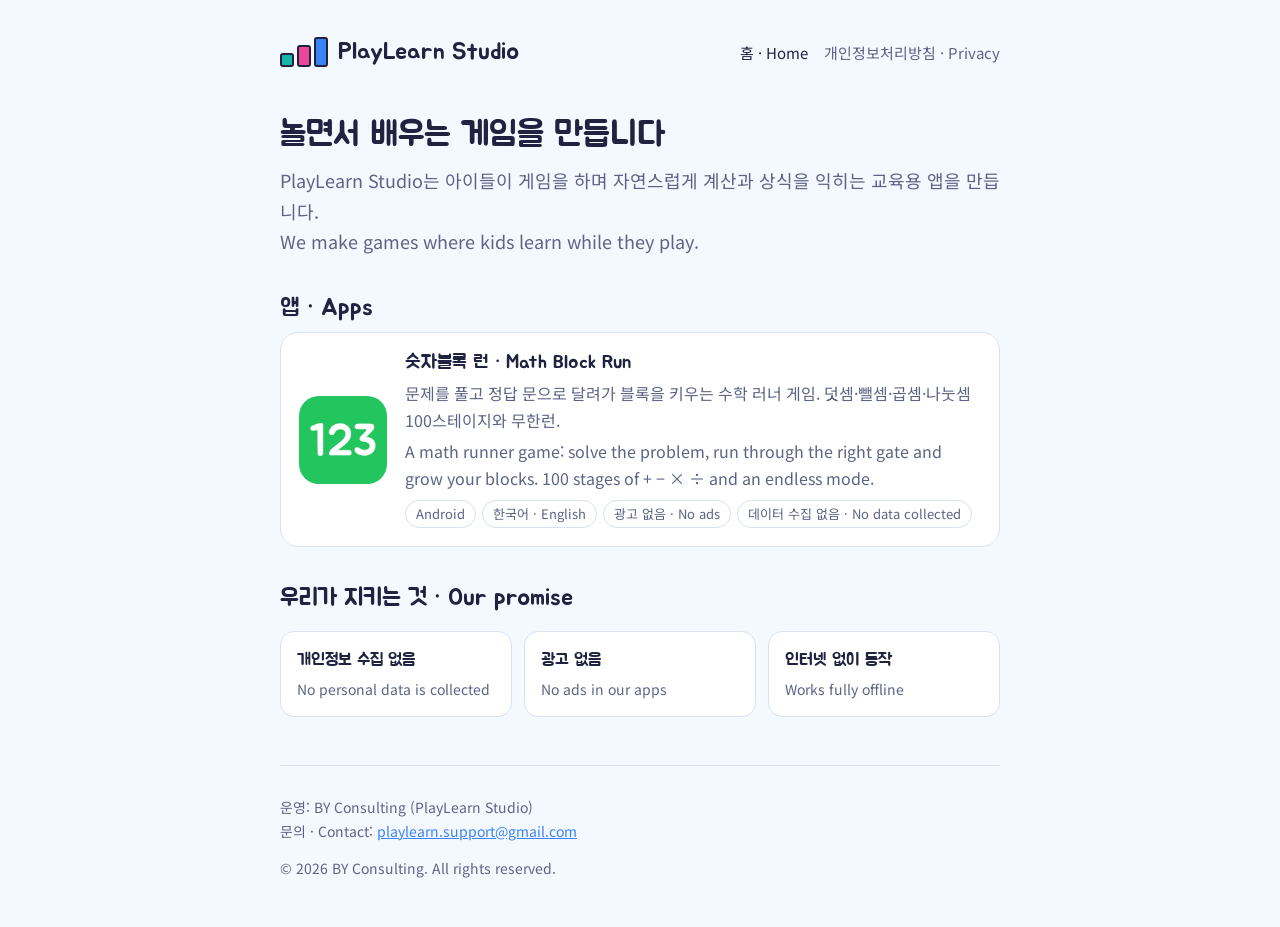
<file: index.html>
<!doctype html>
<html lang="ko">
<head>
<meta charset="utf-8">
<meta name="viewport" content="width=device-width, initial-scale=1, viewport-fit=cover">
<meta name="google-site-verification" content="r0N-RGNy7rooUqdtt_Yj7F2VDtP2eMBQLLNfskmaRWU" />
<title>PlayLearn Studio</title>
<meta name="description" content="PlayLearn Studio는 아이들이 놀면서 배우는 교육용 게임을 만듭니다. Educational games for kids by PlayLearn Studio.">
<link rel="icon" href="icon.png">
<link rel="preconnect" href="https://fonts.googleapis.com">
<link rel="preconnect" href="https://fonts.gstatic.com" crossorigin>
<link href="https://fonts.googleapis.com/css2?family=Jua&family=Noto+Sans+KR:wght@400;600&display=swap" rel="stylesheet">
<link rel="stylesheet" href="style.css">
</head>
<body>
<div class="wrap">
  <header class="site">
    <a class="brand" href="./"><span class="blocks" aria-hidden="true"><i></i><i></i><i></i></span>PlayLearn Studio</a>
    <nav><a href="./" aria-current="page">홈 · Home</a><a href="privacy.html">개인정보처리방침 · Privacy</a></nav>
  </header>

  <h1>놀면서 배우는 게임을 만듭니다</h1>
  <p class="lead">PlayLearn Studio는 아이들이 게임을 하며 자연스럽게 계산과 상식을 익히는 교육용 앱을 만듭니다.<br>We make games where kids learn while they play.</p>

  <h2>앱 · Apps</h2>
  <div class="app">
    <img src="icon.png" alt="숫자블록 런 아이콘">
    <div>
      <h3>숫자블록 런 · Math Block Run</h3>
      <p>문제를 풀고 정답 문으로 달려가 블록을 키우는 수학 러너 게임. 덧셈·뺄셈·곱셈·나눗셈 100스테이지와 무한런.</p>
      <p>A math runner game: solve the problem, run through the right gate and grow your blocks. 100 stages of + − × ÷ and an endless mode.</p>
      <div class="tags"><span>Android</span><span>한국어 · English</span><span>광고 없음 · No ads</span><span>데이터 수집 없음 · No data collected</span></div>
    </div>
  </div>

  <h2>우리가 지키는 것 · Our promise</h2>
  <div class="facts">
    <div><b>개인정보 수집 없음</b><span>No personal data is collected</span></div>
    <div><b>광고 없음</b><span>No ads in our apps</span></div>
    <div><b>인터넷 없이 동작</b><span>Works fully offline</span></div>
  </div>

  <footer>
    <p>운영: BY Consulting (PlayLearn Studio)<br>
    문의 · Contact: <a id="contact" href="mailto:playlearn.support@gmail.com">playlearn.support@gmail.com</a></p>
    <p>© 2026 BY Consulting. All rights reserved.</p>
  </footer>
</div>
</body>
</html>
</file>
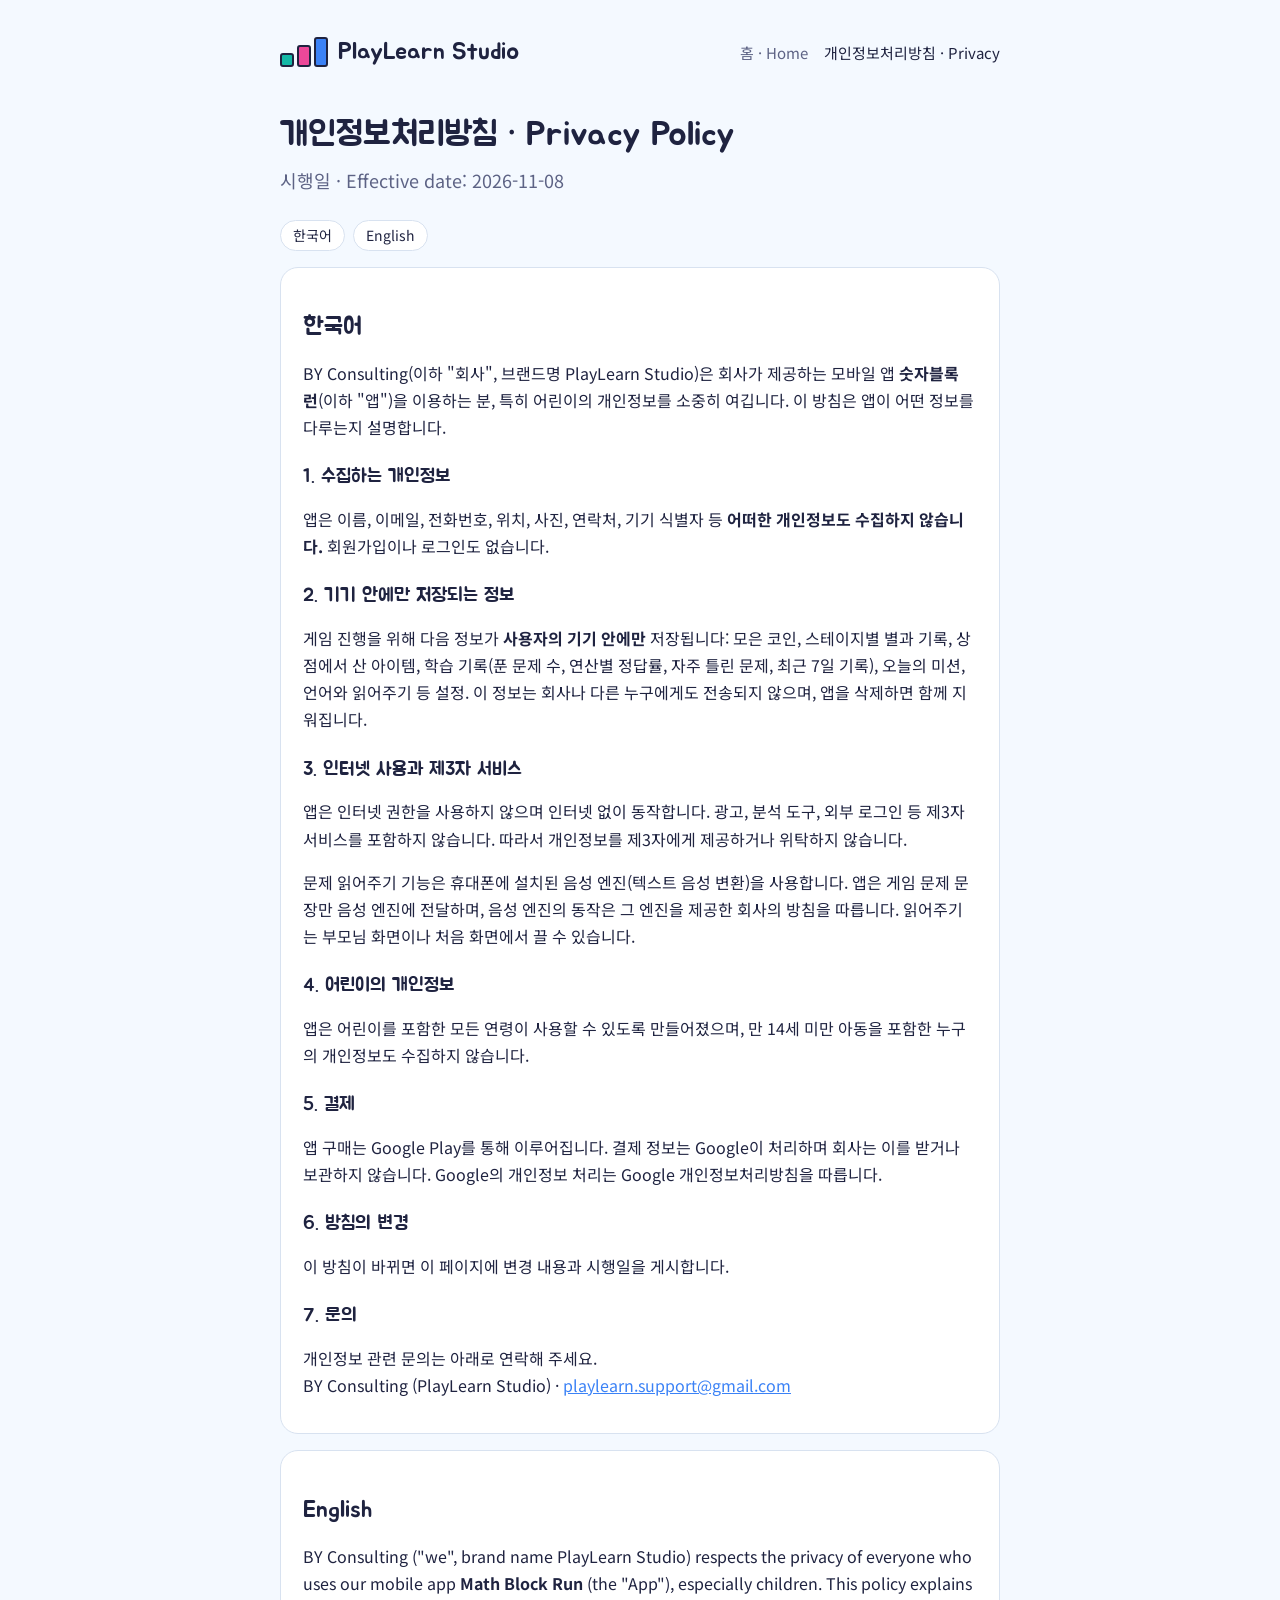
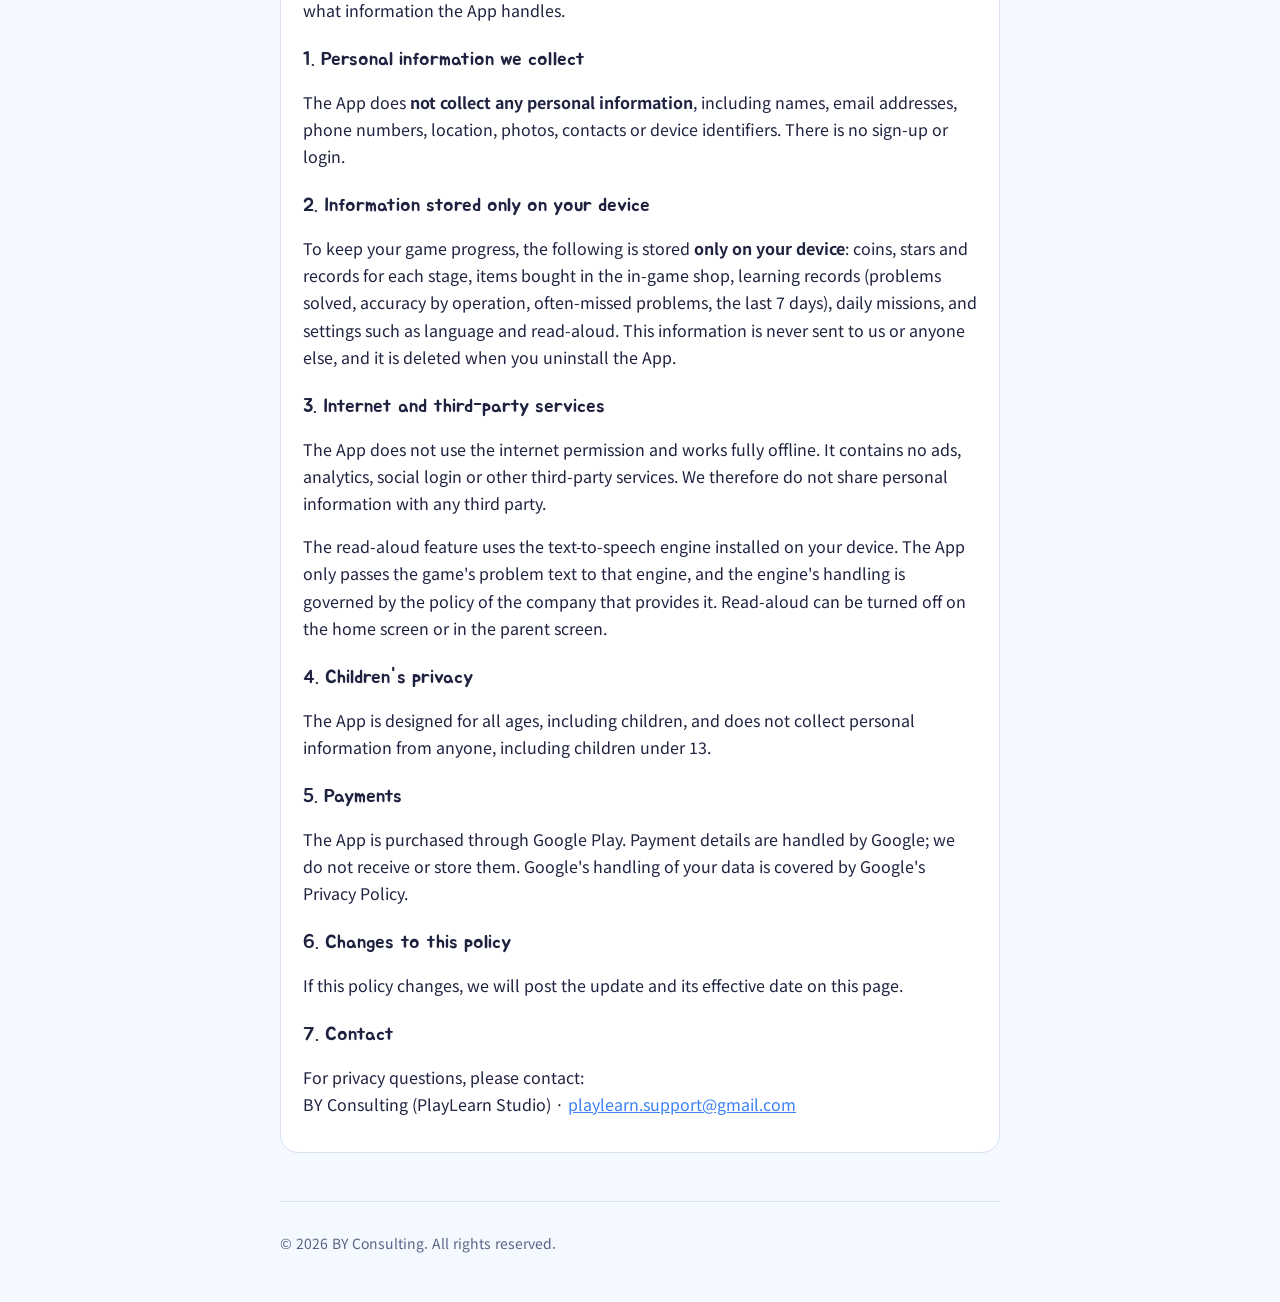
<file: privacy.html>
<!doctype html>
<html lang="ko">
<head>
<meta charset="utf-8">
<meta name="viewport" content="width=device-width, initial-scale=1, viewport-fit=cover">
<meta name="google-site-verification" content="r0N-RGNy7rooUqdtt_Yj7F2VDtP2eMBQLLNfskmaRWU" />
<title>개인정보처리방침 · Privacy Policy | PlayLearn Studio</title>
<meta name="description" content="PlayLearn Studio 앱의 개인정보처리방침. Privacy policy for PlayLearn Studio apps.">
<link rel="icon" href="icon.png">
<link rel="preconnect" href="https://fonts.googleapis.com">
<link rel="preconnect" href="https://fonts.gstatic.com" crossorigin>
<link href="https://fonts.googleapis.com/css2?family=Jua&family=Noto+Sans+KR:wght@400;600&display=swap" rel="stylesheet">
<link rel="stylesheet" href="style.css">
</head>
<body>
<div class="wrap doc">
  <header class="site">
    <a class="brand" href="./"><span class="blocks" aria-hidden="true"><i></i><i></i><i></i></span>PlayLearn Studio</a>
    <nav><a href="./">홈 · Home</a><a href="privacy.html" aria-current="page">개인정보처리방침 · Privacy</a></nav>
  </header>

  <h1>개인정보처리방침 · Privacy Policy</h1>
  <p class="lead">시행일 · Effective date: 2026-11-08</p>
  <div class="lang"><a href="#ko">한국어</a><a href="#en">English</a></div>

  <section id="ko" lang="ko">
    <h2>한국어</h2>
    <p>BY Consulting(이하 "회사", 브랜드명 PlayLearn Studio)은 회사가 제공하는 모바일 앱 <b>숫자블록 런</b>(이하 "앱")을 이용하는 분, 특히 어린이의 개인정보를 소중히 여깁니다. 이 방침은 앱이 어떤 정보를 다루는지 설명합니다.</p>

    <h3>1. 수집하는 개인정보</h3>
    <p>앱은 이름, 이메일, 전화번호, 위치, 사진, 연락처, 기기 식별자 등 <b>어떠한 개인정보도 수집하지 않습니다.</b> 회원가입이나 로그인도 없습니다.</p>

    <h3>2. 기기 안에만 저장되는 정보</h3>
    <p>게임 진행을 위해 다음 정보가 <b>사용자의 기기 안에만</b> 저장됩니다: 모은 코인, 스테이지별 별과 기록, 상점에서 산 아이템, 학습 기록(푼 문제 수, 연산별 정답률, 자주 틀린 문제, 최근 7일 기록), 오늘의 미션, 언어와 읽어주기 등 설정. 이 정보는 회사나 다른 누구에게도 전송되지 않으며, 앱을 삭제하면 함께 지워집니다.</p>

    <h3>3. 인터넷 사용과 제3자 서비스</h3>
    <p>앱은 인터넷 권한을 사용하지 않으며 인터넷 없이 동작합니다. 광고, 분석 도구, 외부 로그인 등 제3자 서비스를 포함하지 않습니다. 따라서 개인정보를 제3자에게 제공하거나 위탁하지 않습니다.</p>
    <p>문제 읽어주기 기능은 휴대폰에 설치된 음성 엔진(텍스트 음성 변환)을 사용합니다. 앱은 게임 문제 문장만 음성 엔진에 전달하며, 음성 엔진의 동작은 그 엔진을 제공한 회사의 방침을 따릅니다. 읽어주기는 부모님 화면이나 처음 화면에서 끌 수 있습니다.</p>

    <h3>4. 어린이의 개인정보</h3>
    <p>앱은 어린이를 포함한 모든 연령이 사용할 수 있도록 만들어졌으며, 만 14세 미만 아동을 포함한 누구의 개인정보도 수집하지 않습니다.</p>

    <h3>5. 결제</h3>
    <p>앱 구매는 Google Play를 통해 이루어집니다. 결제 정보는 Google이 처리하며 회사는 이를 받거나 보관하지 않습니다. Google의 개인정보 처리는 Google 개인정보처리방침을 따릅니다.</p>

    <h3>6. 방침의 변경</h3>
    <p>이 방침이 바뀌면 이 페이지에 변경 내용과 시행일을 게시합니다.</p>

    <h3>7. 문의</h3>
    <p>개인정보 관련 문의는 아래로 연락해 주세요.<br>BY Consulting (PlayLearn Studio) · <a class="contact" href="mailto:playlearn.support@gmail.com">playlearn.support@gmail.com</a></p>
  </section>

  <section id="en" lang="en">
    <h2>English</h2>
    <p>BY Consulting ("we", brand name PlayLearn Studio) respects the privacy of everyone who uses our mobile app <b>Math Block Run</b> (the "App"), especially children. This policy explains what information the App handles.</p>

    <h3>1. Personal information we collect</h3>
    <p>The App does <b>not collect any personal information</b>, including names, email addresses, phone numbers, location, photos, contacts or device identifiers. There is no sign-up or login.</p>

    <h3>2. Information stored only on your device</h3>
    <p>To keep your game progress, the following is stored <b>only on your device</b>: coins, stars and records for each stage, items bought in the in-game shop, learning records (problems solved, accuracy by operation, often-missed problems, the last 7 days), daily missions, and settings such as language and read-aloud. This information is never sent to us or anyone else, and it is deleted when you uninstall the App.</p>

    <h3>3. Internet and third-party services</h3>
    <p>The App does not use the internet permission and works fully offline. It contains no ads, analytics, social login or other third-party services. We therefore do not share personal information with any third party.</p>
    <p>The read-aloud feature uses the text-to-speech engine installed on your device. The App only passes the game's problem text to that engine, and the engine's handling is governed by the policy of the company that provides it. Read-aloud can be turned off on the home screen or in the parent screen.</p>

    <h3>4. Children's privacy</h3>
    <p>The App is designed for all ages, including children, and does not collect personal information from anyone, including children under 13.</p>

    <h3>5. Payments</h3>
    <p>The App is purchased through Google Play. Payment details are handled by Google; we do not receive or store them. Google's handling of your data is covered by Google's Privacy Policy.</p>

    <h3>6. Changes to this policy</h3>
    <p>If this policy changes, we will post the update and its effective date on this page.</p>

    <h3>7. Contact</h3>
    <p>For privacy questions, please contact:<br>BY Consulting (PlayLearn Studio) · <a class="contact" href="mailto:playlearn.support@gmail.com">playlearn.support@gmail.com</a></p>
  </section>

  <footer><p>© 2026 BY Consulting. All rights reserved.</p></footer>
</div>
</body>
</html>
</file>
<file: style.css>
:root{
  --bg:#f4f9ff; --paper:#ffffff; --ink:#1f2340; --muted:#5d6385; --line:#d8e2f0;
  --teal:#14b8a6; --pink:#ec4899; --blue:#3b82f6; --orange:#f97316;
  --display:'Jua','Apple SD Gothic Neo','Malgun Gothic','Noto Sans KR',system-ui,sans-serif;
  --body:'Noto Sans KR','Apple SD Gothic Neo','Malgun Gothic',system-ui,sans-serif;
}
@media (prefers-color-scheme: dark){
  :root{ --bg:#141729; --paper:#1d2138; --ink:#eef1ff; --muted:#a8aecb; --line:#2e3352; }
}
*{box-sizing:border-box}
html{-webkit-text-size-adjust:100%}
body{margin:0;background:var(--bg);color:var(--ink);font-family:var(--body);font-size:16px;line-height:1.7}
a{color:var(--blue)}
.wrap{max-width:760px;margin:0 auto;padding:32px max(20px,env(safe-area-inset-left))}
header.site{display:flex;align-items:center;gap:12px;flex-wrap:wrap}
.brand{display:flex;align-items:center;gap:10px;text-decoration:none;color:var(--ink);font-family:var(--display);font-size:24px}
.blocks{display:flex;align-items:flex-end;gap:3px}
.blocks i{display:block;width:14px;border:2px solid var(--ink);border-radius:3px}
.blocks i:nth-child(1){height:14px;background:var(--teal)}
.blocks i:nth-child(2){height:22px;background:var(--pink)}
.blocks i:nth-child(3){height:30px;background:var(--blue)}
nav{margin-left:auto;display:flex;gap:16px;font-size:15px}
nav a{color:var(--muted);text-decoration:none}
nav a:hover,nav a[aria-current]{color:var(--ink)}
h1,h2,h3{font-family:var(--display);font-weight:400;line-height:1.3;text-wrap:balance}
h1{font-size:34px;margin:40px 0 8px}
h2{font-size:24px;margin:36px 0 8px}
h3{font-size:19px;margin:24px 0 4px}
.lead{font-size:18px;color:var(--muted);margin:0 0 24px}
.app{display:grid;grid-template-columns:88px 1fr;gap:18px;align-items:center;background:var(--paper);border:1px solid var(--line);border-radius:18px;padding:18px}
.app img{width:88px;height:88px;border-radius:20px;display:block}
.app h3{margin:0}
.app p{margin:4px 0 0;color:var(--muted)}
.tags{display:flex;flex-wrap:wrap;gap:6px;margin-top:8px}
.tags span{font-size:13px;border:1px solid var(--line);border-radius:999px;padding:2px 10px;color:var(--muted)}
.facts{display:grid;grid-template-columns:repeat(auto-fit,minmax(200px,1fr));gap:12px;margin:16px 0}
.facts div{background:var(--paper);border:1px solid var(--line);border-radius:14px;padding:14px 16px}
.facts b{display:block;font-family:var(--display);font-weight:400;font-size:17px}
.facts span{color:var(--muted);font-size:14px}
.doc section{background:var(--paper);border:1px solid var(--line);border-radius:18px;padding:8px 22px 18px;margin:16px 0}
.doc ul{padding-left:20px}
.lang{display:flex;gap:8px;margin:8px 0 0}
.lang a{font-size:14px;border:1px solid var(--line);border-radius:999px;padding:3px 12px;text-decoration:none;color:var(--ink);background:var(--paper)}
footer{margin-top:48px;padding-top:16px;border-top:1px solid var(--line);color:var(--muted);font-size:14px}
@media (max-width:480px){ h1{font-size:28px} .app{grid-template-columns:64px 1fr} .app img{width:64px;height:64px;border-radius:15px} nav{margin-left:0;width:100%} }
</file>
